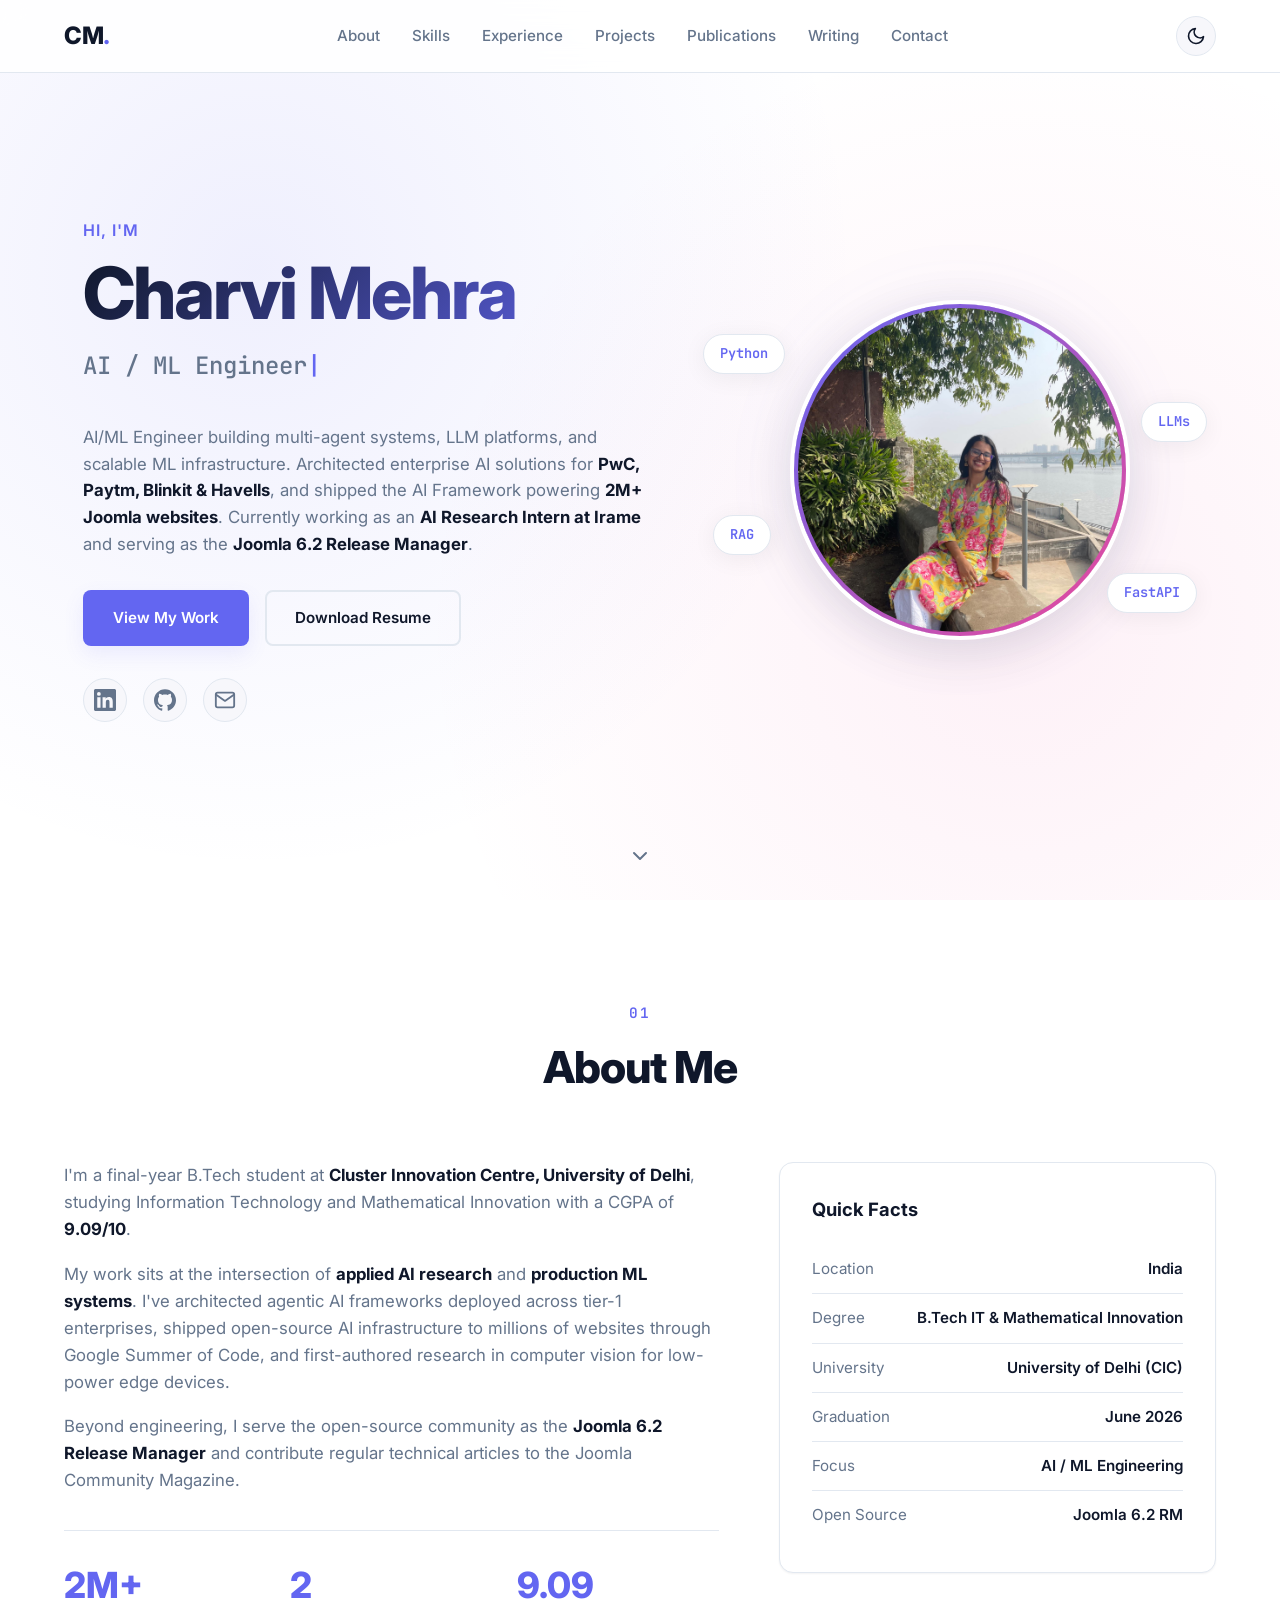
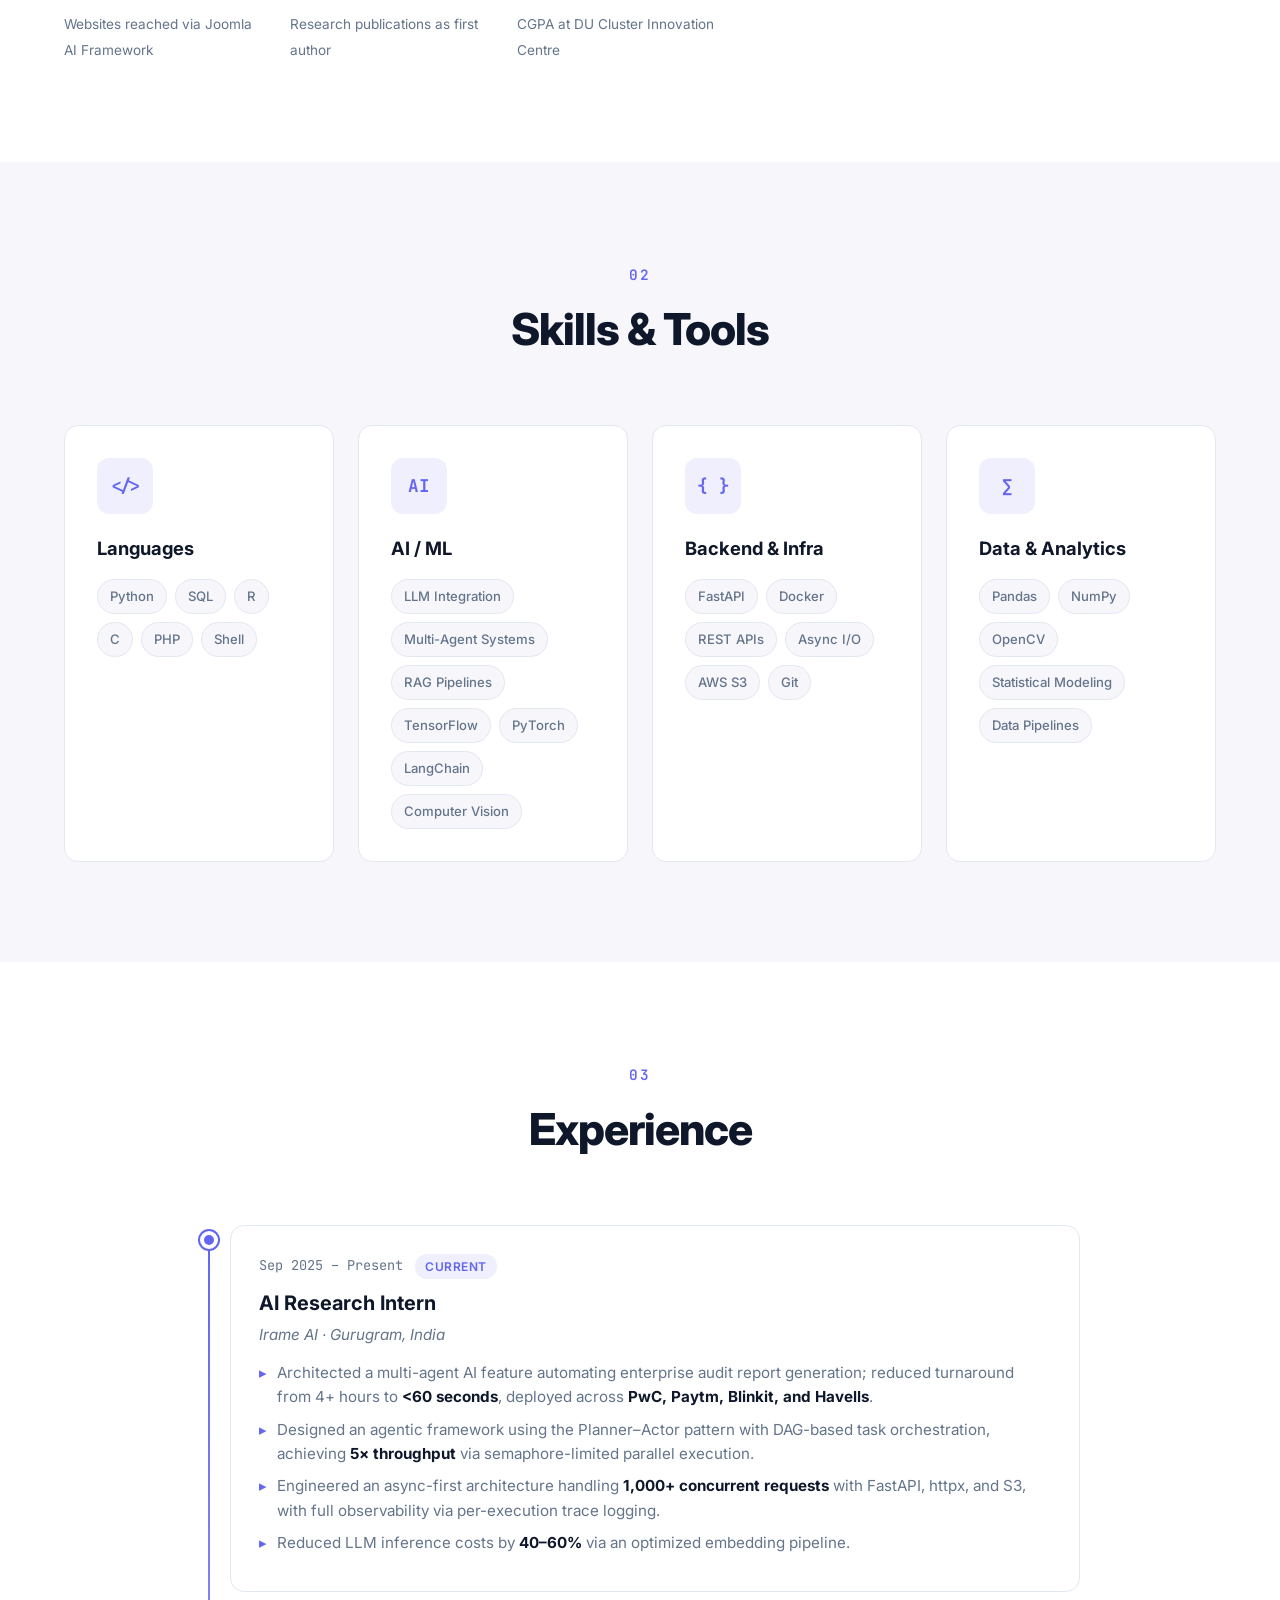
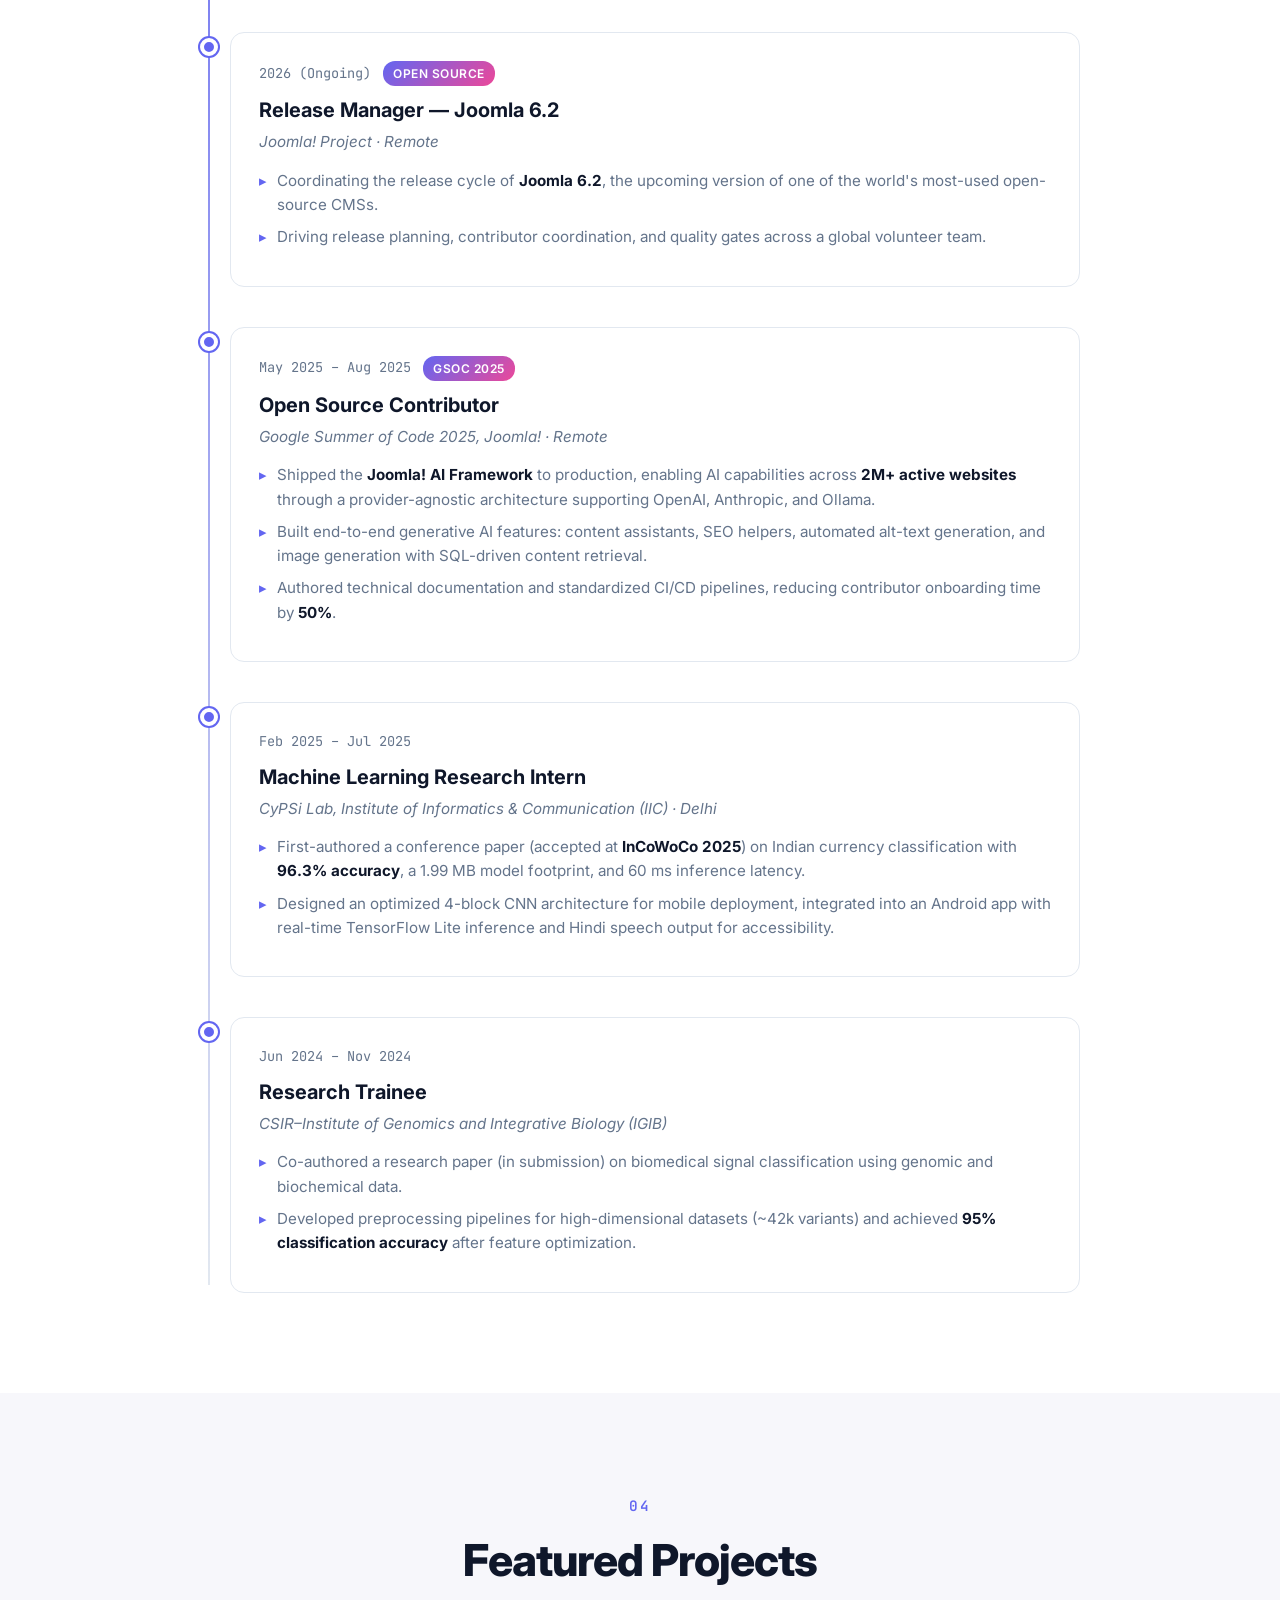
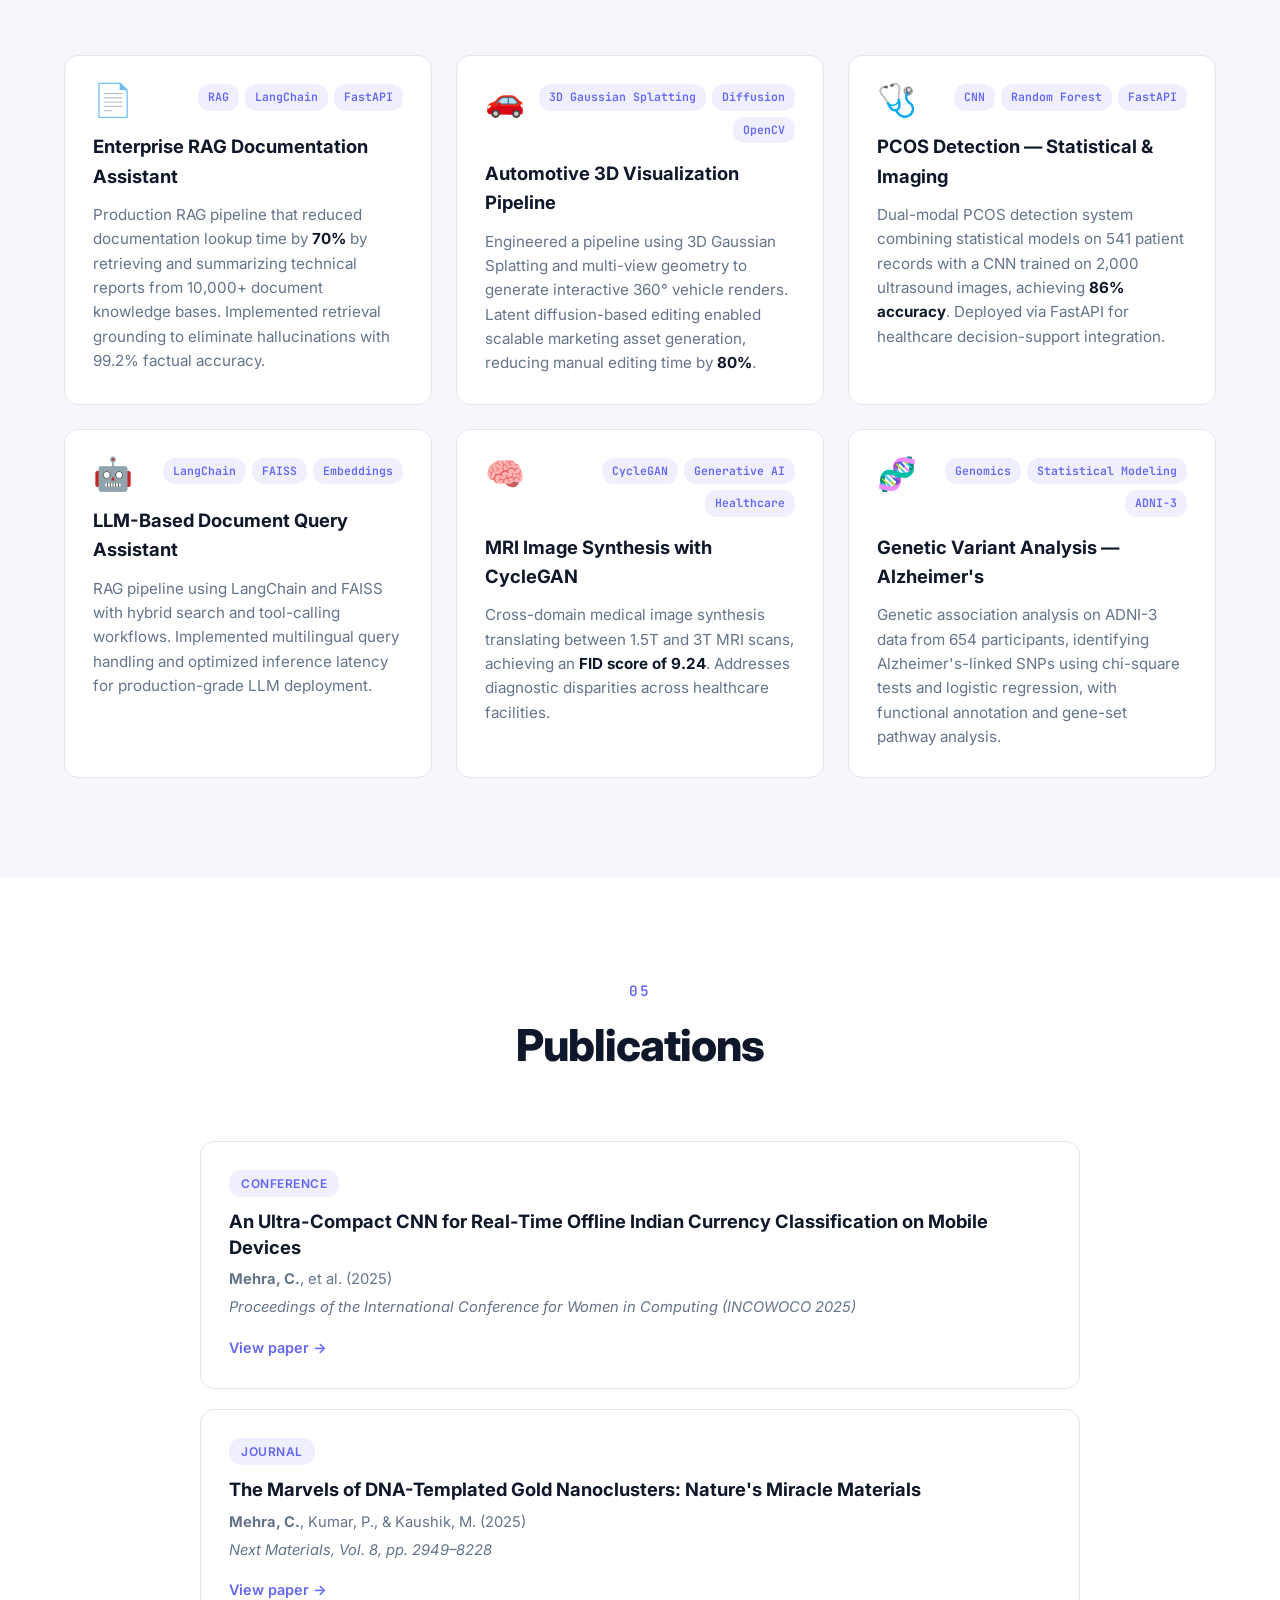
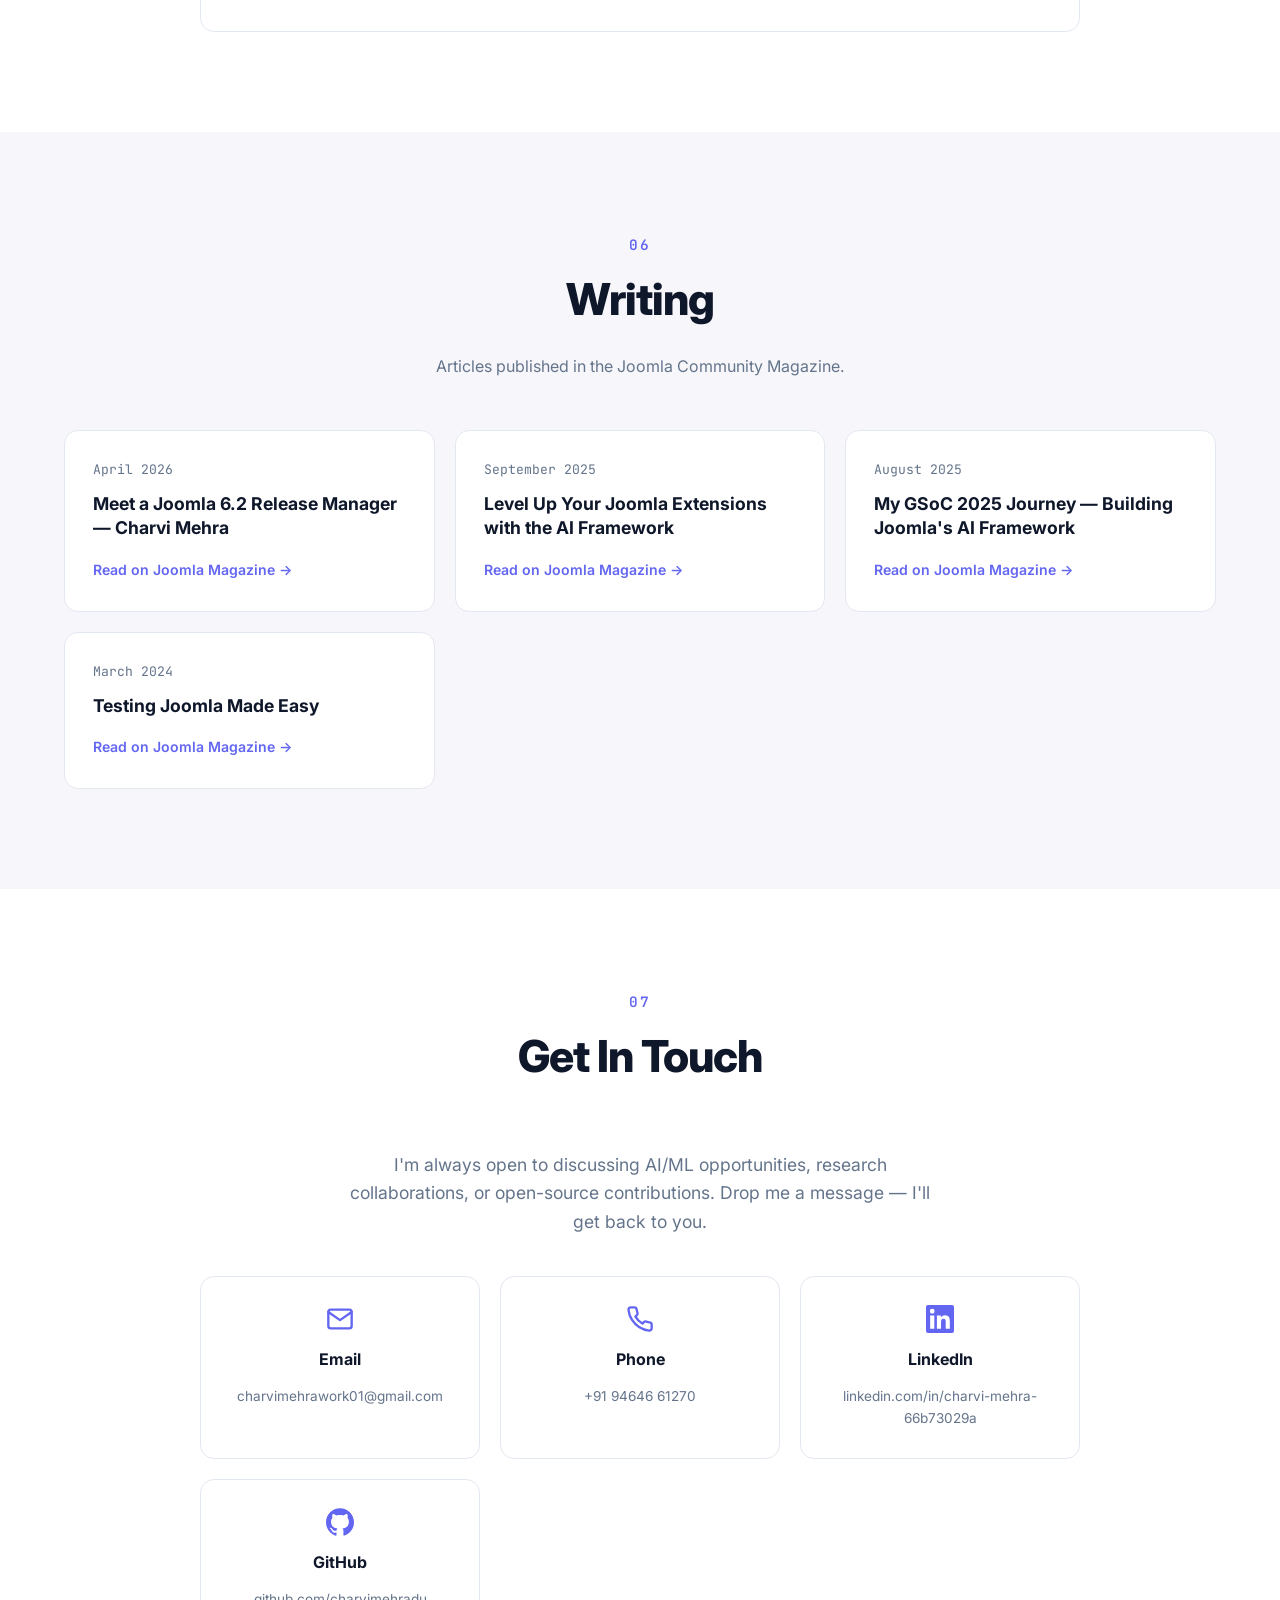
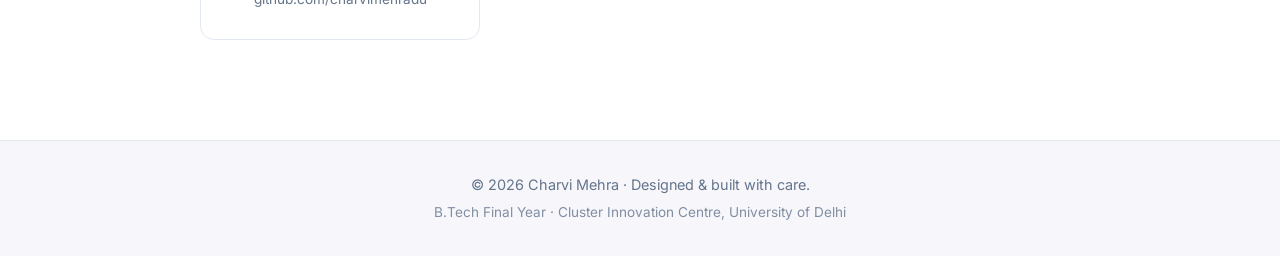
<file: index.html>
<!DOCTYPE html>
<html lang="en">
<head>
  <meta charset="UTF-8" />
  <meta name="viewport" content="width=device-width, initial-scale=1.0" />
  <title>Charvi Mehra — AI/ML Engineer</title>
  <meta name="description" content="Portfolio of Charvi Mehra — AI/ML Engineer, GSoC 2025 contributor, Joomla 6.2 Release Manager, and published researcher." />
  <link rel="preconnect" href="https://fonts.googleapis.com" />
  <link rel="preconnect" href="https://fonts.gstatic.com" crossorigin />
  <link href="https://fonts.googleapis.com/css2?family=Inter:wght@300;400;500;600;700;800&family=JetBrains+Mono:wght@400;500&display=swap" rel="stylesheet" />
  <link rel="stylesheet" href="styles.css" />
</head>
<body>
  <!-- Navigation -->
  <header class="navbar">
    <div class="nav-container">
      <a href="#home" class="logo">CM<span class="logo-dot">.</span></a>
      <nav class="nav-links" id="navLinks">
        <a href="#about">About</a>
        <a href="#skills">Skills</a>
        <a href="#experience">Experience</a>
        <a href="#projects">Projects</a>
        <a href="#publications">Publications</a>
        <a href="#writing">Writing</a>
        <a href="#contact">Contact</a>
      </nav>
      <div class="nav-actions">
        <button id="themeToggle" class="theme-toggle" aria-label="Toggle theme">
          <svg class="icon-sun" xmlns="http://www.w3.org/2000/svg" width="20" height="20" viewBox="0 0 24 24" fill="none" stroke="currentColor" stroke-width="2" stroke-linecap="round" stroke-linejoin="round"><circle cx="12" cy="12" r="5"/><line x1="12" y1="1" x2="12" y2="3"/><line x1="12" y1="21" x2="12" y2="23"/><line x1="4.22" y1="4.22" x2="5.64" y2="5.64"/><line x1="18.36" y1="18.36" x2="19.78" y2="19.78"/><line x1="1" y1="12" x2="3" y2="12"/><line x1="21" y1="12" x2="23" y2="12"/><line x1="4.22" y1="19.78" x2="5.64" y2="18.36"/><line x1="18.36" y1="5.64" x2="19.78" y2="4.22"/></svg>
          <svg class="icon-moon" xmlns="http://www.w3.org/2000/svg" width="20" height="20" viewBox="0 0 24 24" fill="none" stroke="currentColor" stroke-width="2" stroke-linecap="round" stroke-linejoin="round"><path d="M21 12.79A9 9 0 1 1 11.21 3 7 7 0 0 0 21 12.79z"/></svg>
        </button>
        <button id="menuToggle" class="menu-toggle" aria-label="Toggle menu">
          <span></span><span></span><span></span>
        </button>
      </div>
    </div>
  </header>

  <!-- Hero -->
  <section id="home" class="hero">
    <div class="hero-bg"></div>
    <div class="container hero-content">
      <div class="hero-text">
        <p class="eyebrow">Hi, I'm</p>
        <h1 class="hero-title">Charvi Mehra</h1>
        <p class="hero-tagline">
          <span class="typed-text" id="typedText"></span><span class="cursor">|</span>
        </p>
        <p class="hero-summary">
          AI/ML Engineer building multi-agent systems, LLM platforms, and scalable ML infrastructure.
          Architected enterprise AI solutions for <strong>PwC, Paytm, Blinkit & Havells</strong>, and shipped
          the AI Framework powering <strong>2M+ Joomla websites</strong>. Currently working as an
          <strong>AI Research Intern at Irame</strong> and serving as the
          <strong>Joomla 6.2 Release Manager</strong>.
        </p>
        <div class="hero-cta">
          <a href="#projects" class="btn btn-primary">View My Work</a>
          <a href="assets/CharviMehra_CV.pdf" class="btn btn-secondary" download>Download Resume</a>
        </div>
        <div class="hero-socials">
          <a href="https://www.linkedin.com/in/charvi-mehra-66b73029a/" target="_blank" rel="noopener" aria-label="LinkedIn">
            <svg xmlns="http://www.w3.org/2000/svg" width="22" height="22" viewBox="0 0 24 24" fill="currentColor"><path d="M20.447 20.452h-3.554v-5.569c0-1.328-.027-3.037-1.852-3.037-1.853 0-2.136 1.445-2.136 2.939v5.667H9.351V9h3.414v1.561h.046c.477-.9 1.637-1.85 3.37-1.85 3.601 0 4.267 2.37 4.267 5.455v6.286zM5.337 7.433a2.062 2.062 0 01-2.063-2.065 2.063 2.063 0 112.063 2.065zm1.782 13.019H3.555V9h3.564v11.452zM22.225 0H1.771C.792 0 0 .774 0 1.729v20.542C0 23.227.792 24 1.771 24h20.451C23.2 24 24 23.227 24 22.271V1.729C24 .774 23.2 0 22.222 0h.003z"/></svg>
          </a>
          <a href="https://github.com/charvimehradu" target="_blank" rel="noopener" aria-label="GitHub">
            <svg xmlns="http://www.w3.org/2000/svg" width="22" height="22" viewBox="0 0 24 24" fill="currentColor"><path d="M12 .297c-6.63 0-12 5.373-12 12 0 5.303 3.438 9.8 8.205 11.385.6.113.82-.258.82-.577 0-.285-.01-1.04-.015-2.04-3.338.724-4.042-1.61-4.042-1.61C4.422 18.07 3.633 17.7 3.633 17.7c-1.087-.744.084-.729.084-.729 1.205.084 1.838 1.236 1.838 1.236 1.07 1.835 2.809 1.305 3.495.998.108-.776.417-1.305.76-1.605-2.665-.3-5.466-1.332-5.466-5.93 0-1.31.465-2.38 1.235-3.22-.135-.303-.54-1.523.105-3.176 0 0 1.005-.322 3.3 1.23.96-.267 1.98-.399 3-.405 1.02.006 2.04.138 3 .405 2.28-1.552 3.285-1.23 3.285-1.23.645 1.653.24 2.873.12 3.176.765.84 1.23 1.91 1.23 3.22 0 4.61-2.805 5.625-5.475 5.92.42.36.81 1.096.81 2.22 0 1.606-.015 2.896-.015 3.286 0 .315.21.69.825.57C20.565 22.092 24 17.592 24 12.297c0-6.627-5.373-12-12-12"/></svg>
          </a>
          <a href="mailto:charvimehrawork01@gmail.com" aria-label="Email">
            <svg xmlns="http://www.w3.org/2000/svg" width="22" height="22" viewBox="0 0 24 24" fill="none" stroke="currentColor" stroke-width="2" stroke-linecap="round" stroke-linejoin="round"><path d="M4 4h16c1.1 0 2 .9 2 2v12c0 1.1-.9 2-2 2H4c-1.1 0-2-.9-2-2V6c0-1.1.9-2 2-2z"/><polyline points="22,6 12,13 2,6"/></svg>
          </a>
        </div>
      </div>
      <div class="hero-image">
        <div class="image-glow"></div>
        <div class="image-frame">
          <img src="assets/profile.jpg" alt="Charvi Mehra" />
        </div>
        <div class="floating-tag tag-1">Python</div>
        <div class="floating-tag tag-2">LLMs</div>
        <div class="floating-tag tag-3">RAG</div>
        <div class="floating-tag tag-4">FastAPI</div>
      </div>
    </div>
    <a href="#about" class="scroll-indicator" aria-label="Scroll down">
      <svg xmlns="http://www.w3.org/2000/svg" width="24" height="24" viewBox="0 0 24 24" fill="none" stroke="currentColor" stroke-width="2" stroke-linecap="round" stroke-linejoin="round"><polyline points="6 9 12 15 18 9"/></svg>
    </a>
  </section>

  <!-- About -->
  <section id="about" class="section">
    <div class="container">
      <div class="section-header">
        <span class="section-number">01</span>
        <h2>About Me</h2>
      </div>
      <div class="about-grid">
        <div class="about-text">
          <p>
            I'm a final-year B.Tech student at <strong>Cluster Innovation Centre, University of Delhi</strong>,
            studying Information Technology and Mathematical Innovation with a CGPA of <strong>9.09/10</strong>.
          </p>
          <p>
            My work sits at the intersection of <strong>applied AI research</strong> and <strong>production ML systems</strong>.
            I've architected agentic AI frameworks deployed across tier-1 enterprises, shipped open-source AI
            infrastructure to millions of websites through Google Summer of Code, and first-authored research
            in computer vision for low-power edge devices.
          </p>
          <p>
            Beyond engineering, I serve the open-source community as the <strong>Joomla 6.2 Release Manager</strong>
            and contribute regular technical articles to the Joomla Community Magazine.
          </p>
          <div class="about-stats">
            <div class="stat">
              <span class="stat-number">2M+</span>
              <span class="stat-label">Websites reached via Joomla AI Framework</span>
            </div>
            <div class="stat">
              <span class="stat-number">2</span>
              <span class="stat-label">Research publications as first author</span>
            </div>
            <div class="stat">
              <span class="stat-number">9.09</span>
              <span class="stat-label">CGPA at DU Cluster Innovation Centre</span>
            </div>
          </div>
        </div>
        <div class="about-info">
          <h3>Quick Facts</h3>
          <ul class="info-list">
            <li><span>Location</span><strong>India</strong></li>
            <li><span>Degree</span><strong>B.Tech IT &amp; Mathematical Innovation</strong></li>
            <li><span>University</span><strong>University of Delhi (CIC)</strong></li>
            <li><span>Graduation</span><strong>June 2026</strong></li>
            <li><span>Focus</span><strong>AI / ML Engineering</strong></li>
            <li><span>Open Source</span><strong>Joomla 6.2 RM</strong></li>
          </ul>
        </div>
      </div>
    </div>
  </section>

  <!-- Skills -->
  <section id="skills" class="section section-alt">
    <div class="container">
      <div class="section-header">
        <span class="section-number">02</span>
        <h2>Skills &amp; Tools</h2>
      </div>
      <div class="skills-grid">
        <div class="skill-card">
          <div class="skill-icon">&lt;/&gt;</div>
          <h3>Languages</h3>
          <div class="skill-tags">
            <span>Python</span><span>SQL</span><span>R</span><span>C</span><span>PHP</span><span>Shell</span>
          </div>
        </div>
        <div class="skill-card">
          <div class="skill-icon">AI</div>
          <h3>AI / ML</h3>
          <div class="skill-tags">
            <span>LLM Integration</span><span>Multi-Agent Systems</span><span>RAG Pipelines</span>
            <span>TensorFlow</span><span>PyTorch</span><span>LangChain</span><span>Computer Vision</span>
          </div>
        </div>
        <div class="skill-card">
          <div class="skill-icon">{ }</div>
          <h3>Backend &amp; Infra</h3>
          <div class="skill-tags">
            <span>FastAPI</span><span>Docker</span><span>REST APIs</span><span>Async I/O</span>
            <span>AWS S3</span><span>Git</span>
          </div>
        </div>
        <div class="skill-card">
          <div class="skill-icon">∑</div>
          <h3>Data &amp; Analytics</h3>
          <div class="skill-tags">
            <span>Pandas</span><span>NumPy</span><span>OpenCV</span><span>Statistical Modeling</span>
            <span>Data Pipelines</span>
          </div>
        </div>
      </div>
    </div>
  </section>

  <!-- Experience -->
  <section id="experience" class="section">
    <div class="container">
      <div class="section-header">
        <span class="section-number">03</span>
        <h2>Experience</h2>
      </div>
      <div class="timeline">
        <div class="timeline-item">
          <div class="timeline-marker"></div>
          <div class="timeline-content">
            <div class="timeline-meta">
              <span class="timeline-date">Sep 2025 – Present</span>
              <span class="timeline-tag">Current</span>
            </div>
            <h3>AI Research Intern</h3>
            <p class="timeline-org">Irame AI · Gurugram, India</p>
            <ul>
              <li>Architected a multi-agent AI feature automating enterprise audit report generation; reduced turnaround from 4+ hours to <strong>&lt;60 seconds</strong>, deployed across <strong>PwC, Paytm, Blinkit, and Havells</strong>.</li>
              <li>Designed an agentic framework using the Planner–Actor pattern with DAG-based task orchestration, achieving <strong>5× throughput</strong> via semaphore-limited parallel execution.</li>
              <li>Engineered an async-first architecture handling <strong>1,000+ concurrent requests</strong> with FastAPI, httpx, and S3, with full observability via per-execution trace logging.</li>
              <li>Reduced LLM inference costs by <strong>40–60%</strong> via an optimized embedding pipeline.</li>
            </ul>
          </div>
        </div>

        <div class="timeline-item">
          <div class="timeline-marker"></div>
          <div class="timeline-content">
            <div class="timeline-meta">
              <span class="timeline-date">2026 (Ongoing)</span>
              <span class="timeline-tag highlight">Open Source</span>
            </div>
            <h3>Release Manager — Joomla 6.2</h3>
            <p class="timeline-org">Joomla! Project · Remote</p>
            <ul>
              <li>Coordinating the release cycle of <strong>Joomla 6.2</strong>, the upcoming version of one of the world's most-used open-source CMSs.</li>
              <li>Driving release planning, contributor coordination, and quality gates across a global volunteer team.</li>
            </ul>
          </div>
        </div>

        <div class="timeline-item">
          <div class="timeline-marker"></div>
          <div class="timeline-content">
            <div class="timeline-meta">
              <span class="timeline-date">May 2025 – Aug 2025</span>
              <span class="timeline-tag highlight">GSoC 2025</span>
            </div>
            <h3>Open Source Contributor</h3>
            <p class="timeline-org">Google Summer of Code 2025, Joomla! · Remote</p>
            <ul>
              <li>Shipped the <strong>Joomla! AI Framework</strong> to production, enabling AI capabilities across <strong>2M+ active websites</strong> through a provider-agnostic architecture supporting OpenAI, Anthropic, and Ollama.</li>
              <li>Built end-to-end generative AI features: content assistants, SEO helpers, automated alt-text generation, and image generation with SQL-driven content retrieval.</li>
              <li>Authored technical documentation and standardized CI/CD pipelines, reducing contributor onboarding time by <strong>50%</strong>.</li>
            </ul>
          </div>
        </div>

        <div class="timeline-item">
          <div class="timeline-marker"></div>
          <div class="timeline-content">
            <div class="timeline-meta">
              <span class="timeline-date">Feb 2025 – Jul 2025</span>
            </div>
            <h3>Machine Learning Research Intern</h3>
            <p class="timeline-org">CyPSi Lab, Institute of Informatics &amp; Communication (IIC) · Delhi</p>
            <ul>
              <li>First-authored a conference paper (accepted at <strong>InCoWoCo 2025</strong>) on Indian currency classification with <strong>96.3% accuracy</strong>, a 1.99 MB model footprint, and 60 ms inference latency.</li>
              <li>Designed an optimized 4-block CNN architecture for mobile deployment, integrated into an Android app with real-time TensorFlow Lite inference and Hindi speech output for accessibility.</li>
            </ul>
          </div>
        </div>

        <div class="timeline-item">
          <div class="timeline-marker"></div>
          <div class="timeline-content">
            <div class="timeline-meta">
              <span class="timeline-date">Jun 2024 – Nov 2024</span>
            </div>
            <h3>Research Trainee</h3>
            <p class="timeline-org">CSIR–Institute of Genomics and Integrative Biology (IGIB)</p>
            <ul>
              <li>Co-authored a research paper (in submission) on biomedical signal classification using genomic and biochemical data.</li>
              <li>Developed preprocessing pipelines for high-dimensional datasets (~42k variants) and achieved <strong>95% classification accuracy</strong> after feature optimization.</li>
            </ul>
          </div>
        </div>
      </div>
    </div>
  </section>

  <!-- Projects -->
  <section id="projects" class="section section-alt">
    <div class="container">
      <div class="section-header">
        <span class="section-number">04</span>
        <h2>Featured Projects</h2>
      </div>
      <div class="projects-grid">
        <article class="project-card">
          <div class="project-header">
            <div class="project-icon">📄</div>
            <div class="project-tags">
              <span>RAG</span><span>LangChain</span><span>FastAPI</span>
            </div>
          </div>
          <h3>Enterprise RAG Documentation Assistant</h3>
          <p>Production RAG pipeline that reduced documentation lookup time by <strong>70%</strong> by retrieving and summarizing technical reports from 10,000+ document knowledge bases. Implemented retrieval grounding to eliminate hallucinations with 99.2% factual accuracy.</p>
        </article>

        <article class="project-card">
          <div class="project-header">
            <div class="project-icon">🚗</div>
            <div class="project-tags">
              <span>3D Gaussian Splatting</span><span>Diffusion</span><span>OpenCV</span>
            </div>
          </div>
          <h3>Automotive 3D Visualization Pipeline</h3>
          <p>Engineered a pipeline using 3D Gaussian Splatting and multi-view geometry to generate interactive 360° vehicle renders. Latent diffusion-based editing enabled scalable marketing asset generation, reducing manual editing time by <strong>80%</strong>.</p>
        </article>

        <article class="project-card">
          <div class="project-header">
            <div class="project-icon">🩺</div>
            <div class="project-tags">
              <span>CNN</span><span>Random Forest</span><span>FastAPI</span>
            </div>
          </div>
          <h3>PCOS Detection — Statistical &amp; Imaging</h3>
          <p>Dual-modal PCOS detection system combining statistical models on 541 patient records with a CNN trained on 2,000 ultrasound images, achieving <strong>86% accuracy</strong>. Deployed via FastAPI for healthcare decision-support integration.</p>
        </article>

        <article class="project-card">
          <div class="project-header">
            <div class="project-icon">🤖</div>
            <div class="project-tags">
              <span>LangChain</span><span>FAISS</span><span>Embeddings</span>
            </div>
          </div>
          <h3>LLM-Based Document Query Assistant</h3>
          <p>RAG pipeline using LangChain and FAISS with hybrid search and tool-calling workflows. Implemented multilingual query handling and optimized inference latency for production-grade LLM deployment.</p>
        </article>

        <article class="project-card">
          <div class="project-header">
            <div class="project-icon">🧠</div>
            <div class="project-tags">
              <span>CycleGAN</span><span>Generative AI</span><span>Healthcare</span>
            </div>
          </div>
          <h3>MRI Image Synthesis with CycleGAN</h3>
          <p>Cross-domain medical image synthesis translating between 1.5T and 3T MRI scans, achieving an <strong>FID score of 9.24</strong>. Addresses diagnostic disparities across healthcare facilities.</p>
        </article>

        <article class="project-card">
          <div class="project-header">
            <div class="project-icon">🧬</div>
            <div class="project-tags">
              <span>Genomics</span><span>Statistical Modeling</span><span>ADNI-3</span>
            </div>
          </div>
          <h3>Genetic Variant Analysis — Alzheimer's</h3>
          <p>Genetic association analysis on ADNI-3 data from 654 participants, identifying Alzheimer's-linked SNPs using chi-square tests and logistic regression, with functional annotation and gene-set pathway analysis.</p>
        </article>
      </div>
    </div>
  </section>

  <!-- Publications -->
  <section id="publications" class="section">
    <div class="container">
      <div class="section-header">
        <span class="section-number">05</span>
        <h2>Publications</h2>
      </div>
      <div class="publications-list">
        <article class="publication">
          <span class="pub-tag">Conference</span>
          <h3>An Ultra-Compact CNN for Real-Time Offline Indian Currency Classification on Mobile Devices</h3>
          <p class="pub-authors"><strong>Mehra, C.</strong>, et al. (2025)</p>
          <p class="pub-venue">Proceedings of the International Conference for Women in Computing (INCOWOCO 2025)</p>
          <a href="https://doi.org/10.1109/InCoWoCo68239.2025.11407001" target="_blank" rel="noopener" class="pub-link">View paper →</a>
        </article>
        <article class="publication">
          <span class="pub-tag">Journal</span>
          <h3>The Marvels of DNA-Templated Gold Nanoclusters: Nature's Miracle Materials</h3>
          <p class="pub-authors"><strong>Mehra, C.</strong>, Kumar, P., &amp; Kaushik, M. (2025)</p>
          <p class="pub-venue">Next Materials, Vol. 8, pp. 2949–8228</p>
          <a href="https://doi.org/10.1016/j.nxmate.2025.100665" target="_blank" rel="noopener" class="pub-link">View paper →</a>
        </article>
      </div>
    </div>
  </section>

  <!-- Writing -->
  <section id="writing" class="section section-alt">
    <div class="container">
      <div class="section-header">
        <span class="section-number">06</span>
        <h2>Writing</h2>
      </div>
      <p class="section-subtitle">Articles published in the Joomla Community Magazine.</p>
      <div class="articles-grid">
        <a href="https://magazine.joomla.org/all-issues/april-2026/meet-a-joomla-6-2-release-manager-charvi-mehra" target="_blank" rel="noopener" class="article-card">
          <span class="article-date">April 2026</span>
          <h3>Meet a Joomla 6.2 Release Manager — Charvi Mehra</h3>
          <span class="article-link">Read on Joomla Magazine →</span>
        </a>
        <a href="https://magazine.joomla.org/all-issues/september-2025/level-up-your-joomla-extensions-with-the-ai-framework" target="_blank" rel="noopener" class="article-card">
          <span class="article-date">September 2025</span>
          <h3>Level Up Your Joomla Extensions with the AI Framework</h3>
          <span class="article-link">Read on Joomla Magazine →</span>
        </a>
        <a href="https://magazine.joomla.org/all-issues/august-2025/my-gsoc-2025-journey-building-joomla-s-ai-framework" target="_blank" rel="noopener" class="article-card">
          <span class="article-date">August 2025</span>
          <h3>My GSoC 2025 Journey — Building Joomla's AI Framework</h3>
          <span class="article-link">Read on Joomla Magazine →</span>
        </a>
        <a href="https://magazine.joomla.org/all-issues/march-2024/testing-joomla-made-easy" target="_blank" rel="noopener" class="article-card">
          <span class="article-date">March 2024</span>
          <h3>Testing Joomla Made Easy</h3>
          <span class="article-link">Read on Joomla Magazine →</span>
        </a>
      </div>
    </div>
  </section>

  <!-- Contact -->
  <section id="contact" class="section">
    <div class="container">
      <div class="section-header">
        <span class="section-number">07</span>
        <h2>Get In Touch</h2>
      </div>
      <div class="contact-wrapper">
        <p class="contact-intro">
          I'm always open to discussing AI/ML opportunities, research collaborations, or open-source contributions.
          Drop me a message — I'll get back to you.
        </p>
        <div class="contact-grid">
          <a href="mailto:charvimehrawork01@gmail.com" class="contact-card">
            <svg xmlns="http://www.w3.org/2000/svg" width="28" height="28" viewBox="0 0 24 24" fill="none" stroke="currentColor" stroke-width="2" stroke-linecap="round" stroke-linejoin="round"><path d="M4 4h16c1.1 0 2 .9 2 2v12c0 1.1-.9 2-2 2H4c-1.1 0-2-.9-2-2V6c0-1.1.9-2 2-2z"/><polyline points="22,6 12,13 2,6"/></svg>
            <h3>Email</h3>
            <span>charvimehrawork01@gmail.com</span>
          </a>
          <a href="tel:+919464661270" class="contact-card">
            <svg xmlns="http://www.w3.org/2000/svg" width="28" height="28" viewBox="0 0 24 24" fill="none" stroke="currentColor" stroke-width="2" stroke-linecap="round" stroke-linejoin="round"><path d="M22 16.92v3a2 2 0 0 1-2.18 2 19.79 19.79 0 0 1-8.63-3.07 19.5 19.5 0 0 1-6-6 19.79 19.79 0 0 1-3.07-8.67A2 2 0 0 1 4.11 2h3a2 2 0 0 1 2 1.72 12.84 12.84 0 0 0 .7 2.81 2 2 0 0 1-.45 2.11L8.09 9.91a16 16 0 0 0 6 6l1.27-1.27a2 2 0 0 1 2.11-.45 12.84 12.84 0 0 0 2.81.7A2 2 0 0 1 22 16.92z"/></svg>
            <h3>Phone</h3>
            <span>+91 94646 61270</span>
          </a>
          <a href="https://www.linkedin.com/in/charvi-mehra-66b73029a/" target="_blank" rel="noopener" class="contact-card">
            <svg xmlns="http://www.w3.org/2000/svg" width="28" height="28" viewBox="0 0 24 24" fill="currentColor"><path d="M20.447 20.452h-3.554v-5.569c0-1.328-.027-3.037-1.852-3.037-1.853 0-2.136 1.445-2.136 2.939v5.667H9.351V9h3.414v1.561h.046c.477-.9 1.637-1.85 3.37-1.85 3.601 0 4.267 2.37 4.267 5.455v6.286zM5.337 7.433a2.062 2.062 0 01-2.063-2.065 2.063 2.063 0 112.063 2.065zm1.782 13.019H3.555V9h3.564v11.452zM22.225 0H1.771C.792 0 0 .774 0 1.729v20.542C0 23.227.792 24 1.771 24h20.451C23.2 24 24 23.227 24 22.271V1.729C24 .774 23.2 0 22.222 0h.003z"/></svg>
            <h3>LinkedIn</h3>
            <span>linkedin.com/in/charvi-mehra-66b73029a</span>
          </a>
          <a href="https://github.com/charvimehradu" target="_blank" rel="noopener" class="contact-card">
            <svg xmlns="http://www.w3.org/2000/svg" width="28" height="28" viewBox="0 0 24 24" fill="currentColor"><path d="M12 .297c-6.63 0-12 5.373-12 12 0 5.303 3.438 9.8 8.205 11.385.6.113.82-.258.82-.577 0-.285-.01-1.04-.015-2.04-3.338.724-4.042-1.61-4.042-1.61C4.422 18.07 3.633 17.7 3.633 17.7c-1.087-.744.084-.729.084-.729 1.205.084 1.838 1.236 1.838 1.236 1.07 1.835 2.809 1.305 3.495.998.108-.776.417-1.305.76-1.605-2.665-.3-5.466-1.332-5.466-5.93 0-1.31.465-2.38 1.235-3.22-.135-.303-.54-1.523.105-3.176 0 0 1.005-.322 3.3 1.23.96-.267 1.98-.399 3-.405 1.02.006 2.04.138 3 .405 2.28-1.552 3.285-1.23 3.285-1.23.645 1.653.24 2.873.12 3.176.765.84 1.23 1.91 1.23 3.22 0 4.61-2.805 5.625-5.475 5.92.42.36.81 1.096.81 2.22 0 1.606-.015 2.896-.015 3.286 0 .315.21.69.825.57C20.565 22.092 24 17.592 24 12.297c0-6.627-5.373-12-12-12"/></svg>
            <h3>GitHub</h3>
            <span>github.com/charvimehradu</span>
          </a>
        </div>
      </div>
    </div>
  </section>

  <!-- Footer -->
  <footer class="footer">
    <div class="container footer-content">
      <p>&copy; 2026 Charvi Mehra · Designed &amp; built with care.</p>
      <p class="footer-meta">B.Tech Final Year · Cluster Innovation Centre, University of Delhi</p>
    </div>
  </footer>

  <script src="script.js"></script>
</body>
</html>
</file>
<file: styles.css>
/* ===== CSS Variables ===== */
:root {
  --bg: #ffffff;
  --bg-alt: #f7f7fb;
  --bg-card: #ffffff;
  --text: #0f172a;
  --text-muted: #64748b;
  --border: #e2e8f0;
  --primary: #6366f1;
  --primary-hover: #4f46e5;
  --primary-soft: rgba(99, 102, 241, 0.1);
  --accent: #ec4899;
  --shadow-sm: 0 1px 2px rgba(15, 23, 42, 0.05);
  --shadow: 0 4px 24px rgba(15, 23, 42, 0.06);
  --shadow-lg: 0 12px 48px rgba(15, 23, 42, 0.12);
  --radius: 14px;
  --radius-sm: 8px;
  --max-width: 1200px;
  --transition: all 0.25s ease;
}

[data-theme="dark"] {
  --bg: #0a0a14;
  --bg-alt: #11111d;
  --bg-card: #16162a;
  --text: #e8e8f0;
  --text-muted: #9494a8;
  --border: #25253a;
  --primary: #818cf8;
  --primary-hover: #a5b4fc;
  --primary-soft: rgba(129, 140, 248, 0.15);
  --accent: #f472b6;
  --shadow: 0 4px 24px rgba(0, 0, 0, 0.4);
  --shadow-lg: 0 12px 48px rgba(0, 0, 0, 0.5);
}

/* ===== Reset & Base ===== */
* { margin: 0; padding: 0; box-sizing: border-box; }
html { scroll-behavior: smooth; }
body {
  font-family: 'Inter', -apple-system, BlinkMacSystemFont, sans-serif;
  background: var(--bg);
  color: var(--text);
  line-height: 1.6;
  -webkit-font-smoothing: antialiased;
  transition: background 0.3s, color 0.3s;
}
img { max-width: 100%; display: block; }
a { color: inherit; text-decoration: none; }
ul { list-style: none; }
.container { max-width: var(--max-width); margin: 0 auto; padding: 0 24px; }

/* ===== Navigation ===== */
.navbar {
  position: fixed;
  top: 0; left: 0; right: 0;
  z-index: 100;
  background: rgba(255, 255, 255, 0.85);
  backdrop-filter: blur(12px);
  -webkit-backdrop-filter: blur(12px);
  border-bottom: 1px solid var(--border);
  transition: var(--transition);
}
[data-theme="dark"] .navbar { background: rgba(10, 10, 20, 0.85); }
.nav-container {
  max-width: var(--max-width);
  margin: 0 auto;
  padding: 16px 24px;
  display: flex;
  align-items: center;
  justify-content: space-between;
}
.logo {
  font-weight: 800;
  font-size: 1.5rem;
  letter-spacing: -0.5px;
}
.logo-dot { color: var(--primary); }
.nav-links {
  display: flex;
  gap: 32px;
}
.nav-links a {
  font-size: 0.95rem;
  font-weight: 500;
  color: var(--text-muted);
  transition: var(--transition);
  position: relative;
}
.nav-links a:hover { color: var(--primary); }
.nav-links a::after {
  content: '';
  position: absolute;
  bottom: -6px;
  left: 0;
  width: 0;
  height: 2px;
  background: var(--primary);
  transition: width 0.3s ease;
}
.nav-links a:hover::after { width: 100%; }
.nav-actions { display: flex; align-items: center; gap: 12px; }
.theme-toggle {
  background: var(--bg-alt);
  border: 1px solid var(--border);
  border-radius: 50%;
  width: 40px;
  height: 40px;
  cursor: pointer;
  display: flex;
  align-items: center;
  justify-content: center;
  color: var(--text);
  transition: var(--transition);
}
.theme-toggle:hover {
  background: var(--primary-soft);
  color: var(--primary);
}
.icon-sun, .icon-moon { position: absolute; }
[data-theme="light"] .icon-sun, html:not([data-theme="dark"]) .icon-sun { display: none; }
[data-theme="dark"] .icon-moon { display: none; }
.menu-toggle {
  display: none;
  background: none;
  border: none;
  cursor: pointer;
  flex-direction: column;
  gap: 5px;
  padding: 8px;
}
.menu-toggle span {
  display: block;
  width: 22px;
  height: 2px;
  background: var(--text);
  transition: var(--transition);
}

/* ===== Hero ===== */
.hero {
  min-height: 100vh;
  display: flex;
  align-items: center;
  position: relative;
  overflow: hidden;
  padding: 100px 0 60px;
}
.hero-bg {
  position: absolute;
  inset: 0;
  background:
    radial-gradient(circle at 20% 30%, var(--primary-soft) 0%, transparent 50%),
    radial-gradient(circle at 80% 70%, rgba(236, 72, 153, 0.08) 0%, transparent 50%);
  z-index: 0;
}
.hero-content {
  display: grid;
  grid-template-columns: 1.1fr 0.9fr;
  gap: 60px;
  align-items: center;
  position: relative;
  z-index: 1;
}
.eyebrow {
  color: var(--primary);
  font-weight: 600;
  font-size: 1rem;
  letter-spacing: 1px;
  text-transform: uppercase;
  margin-bottom: 12px;
}
.hero-title {
  font-size: clamp(2.5rem, 6vw, 4.5rem);
  font-weight: 800;
  line-height: 1.05;
  letter-spacing: -2px;
  margin-bottom: 16px;
  background: linear-gradient(135deg, var(--text) 0%, var(--primary) 100%);
  -webkit-background-clip: text;
  background-clip: text;
  -webkit-text-fill-color: transparent;
}
.hero-tagline {
  font-size: clamp(1.1rem, 2.5vw, 1.5rem);
  font-weight: 500;
  color: var(--text-muted);
  margin-bottom: 24px;
  min-height: 2.2em;
  font-family: 'JetBrains Mono', monospace;
}
.cursor {
  color: var(--primary);
  animation: blink 1s infinite;
}
@keyframes blink { 50% { opacity: 0; } }
.hero-summary {
  font-size: 1.05rem;
  color: var(--text-muted);
  max-width: 580px;
  margin-bottom: 32px;
}
.hero-summary strong { color: var(--text); }
.hero-cta {
  display: flex;
  gap: 16px;
  flex-wrap: wrap;
  margin-bottom: 32px;
}
.btn {
  display: inline-flex;
  align-items: center;
  gap: 8px;
  padding: 14px 28px;
  border-radius: var(--radius-sm);
  font-weight: 600;
  font-size: 0.95rem;
  cursor: pointer;
  transition: var(--transition);
  border: 2px solid transparent;
}
.btn-primary {
  background: var(--primary);
  color: white;
  box-shadow: 0 8px 20px var(--primary-soft);
}
.btn-primary:hover {
  background: var(--primary-hover);
  transform: translateY(-2px);
  box-shadow: 0 12px 28px var(--primary-soft);
}
.btn-secondary {
  background: transparent;
  color: var(--text);
  border-color: var(--border);
}
.btn-secondary:hover {
  border-color: var(--primary);
  color: var(--primary);
  transform: translateY(-2px);
}
.hero-socials {
  display: flex;
  gap: 16px;
}
.hero-socials a {
  width: 44px;
  height: 44px;
  border-radius: 50%;
  background: var(--bg-alt);
  border: 1px solid var(--border);
  display: flex;
  align-items: center;
  justify-content: center;
  color: var(--text-muted);
  transition: var(--transition);
}
.hero-socials a:hover {
  color: var(--primary);
  border-color: var(--primary);
  transform: translateY(-2px);
}

/* Hero Image */
.hero-image {
  position: relative;
  display: flex;
  align-items: center;
  justify-content: center;
}
.image-glow {
  position: absolute;
  width: 380px;
  height: 380px;
  border-radius: 50%;
  background: radial-gradient(circle, var(--primary) 0%, transparent 70%);
  opacity: 0.25;
  filter: blur(40px);
  animation: pulse 4s ease-in-out infinite;
}
@keyframes pulse {
  0%, 100% { transform: scale(1); opacity: 0.25; }
  50% { transform: scale(1.1); opacity: 0.4; }
}
.image-frame {
  position: relative;
  width: 340px;
  height: 340px;
  border-radius: 50%;
  overflow: hidden;
  border: 4px solid var(--bg);
  box-shadow: var(--shadow-lg);
  background: linear-gradient(135deg, var(--primary), var(--accent));
  padding: 4px;
}
.image-frame::before {
  content: '';
  position: absolute;
  inset: -4px;
  border-radius: 50%;
  padding: 4px;
  background: linear-gradient(135deg, var(--primary), var(--accent));
  -webkit-mask: linear-gradient(#000 0 0) content-box, linear-gradient(#000 0 0);
  -webkit-mask-composite: xor;
  mask-composite: exclude;
}
.image-frame img {
  width: 100%;
  height: 100%;
  object-fit: cover;
  border-radius: 50%;
}
.floating-tag {
  position: absolute;
  background: var(--bg-card);
  border: 1px solid var(--border);
  padding: 8px 16px;
  border-radius: 30px;
  font-size: 0.85rem;
  font-weight: 600;
  font-family: 'JetBrains Mono', monospace;
  color: var(--primary);
  box-shadow: var(--shadow);
  animation: float 3s ease-in-out infinite;
}
.tag-1 { top: 10%; left: -20px; animation-delay: 0s; }
.tag-2 { top: 30%; right: -10px; animation-delay: 0.7s; }
.tag-3 { bottom: 25%; left: -10px; animation-delay: 1.4s; }
.tag-4 { bottom: 8%; right: 0; animation-delay: 2.1s; }
@keyframes float {
  0%, 100% { transform: translateY(0); }
  50% { transform: translateY(-12px); }
}
.scroll-indicator {
  position: absolute;
  bottom: 24px;
  left: 50%;
  transform: translateX(-50%);
  color: var(--text-muted);
  animation: bounce 2s infinite;
}
@keyframes bounce {
  0%, 100% { transform: translateX(-50%) translateY(0); }
  50% { transform: translateX(-50%) translateY(8px); }
}

/* ===== Sections ===== */
.section {
  padding: 100px 0;
}
.section-alt {
  background: var(--bg-alt);
}
.section-header {
  text-align: center;
  margin-bottom: 60px;
}
.section-number {
  display: inline-block;
  font-family: 'JetBrains Mono', monospace;
  color: var(--primary);
  font-weight: 600;
  font-size: 0.9rem;
  letter-spacing: 2px;
  margin-bottom: 8px;
}
.section h2 {
  font-size: clamp(2rem, 4vw, 2.75rem);
  font-weight: 800;
  letter-spacing: -1px;
}
.section-subtitle {
  text-align: center;
  color: var(--text-muted);
  margin-top: -40px;
  margin-bottom: 50px;
}

/* ===== About ===== */
.about-grid {
  display: grid;
  grid-template-columns: 1.5fr 1fr;
  gap: 60px;
  align-items: start;
}
.about-text p {
  margin-bottom: 18px;
  color: var(--text-muted);
  font-size: 1.05rem;
}
.about-text strong { color: var(--text); }
.about-stats {
  display: grid;
  grid-template-columns: repeat(3, 1fr);
  gap: 24px;
  margin-top: 36px;
  padding-top: 36px;
  border-top: 1px solid var(--border);
}
.stat-number {
  display: block;
  font-size: 2.25rem;
  font-weight: 800;
  color: var(--primary);
  line-height: 1;
  margin-bottom: 8px;
}
.stat-label {
  font-size: 0.85rem;
  color: var(--text-muted);
  line-height: 1.4;
}
.about-info {
  background: var(--bg-card);
  border: 1px solid var(--border);
  border-radius: var(--radius);
  padding: 32px;
  box-shadow: var(--shadow-sm);
}
.about-info h3 {
  margin-bottom: 20px;
  font-size: 1.15rem;
}
.info-list li {
  display: flex;
  justify-content: space-between;
  padding: 12px 0;
  border-bottom: 1px solid var(--border);
  font-size: 0.95rem;
}
.info-list li:last-child { border-bottom: none; }
.info-list span { color: var(--text-muted); }
.info-list strong { font-weight: 600; }

/* ===== Skills ===== */
.skills-grid {
  display: grid;
  grid-template-columns: repeat(auto-fit, minmax(260px, 1fr));
  gap: 24px;
}
.skill-card {
  background: var(--bg-card);
  border: 1px solid var(--border);
  border-radius: var(--radius);
  padding: 32px;
  transition: var(--transition);
}
.skill-card:hover {
  transform: translateY(-4px);
  border-color: var(--primary);
  box-shadow: var(--shadow);
}
.skill-icon {
  width: 56px;
  height: 56px;
  border-radius: 12px;
  background: var(--primary-soft);
  color: var(--primary);
  display: flex;
  align-items: center;
  justify-content: center;
  font-family: 'JetBrains Mono', monospace;
  font-weight: 700;
  font-size: 1.1rem;
  margin-bottom: 20px;
}
.skill-card h3 {
  margin-bottom: 16px;
  font-size: 1.15rem;
}
.skill-tags {
  display: flex;
  flex-wrap: wrap;
  gap: 8px;
}
.skill-tags span {
  background: var(--bg-alt);
  border: 1px solid var(--border);
  padding: 6px 12px;
  border-radius: 20px;
  font-size: 0.82rem;
  color: var(--text-muted);
  font-weight: 500;
}

/* ===== Timeline ===== */
.timeline {
  position: relative;
  max-width: 880px;
  margin: 0 auto;
  padding-left: 30px;
}
.timeline::before {
  content: '';
  position: absolute;
  left: 8px;
  top: 8px;
  bottom: 8px;
  width: 2px;
  background: linear-gradient(180deg, var(--primary), var(--border));
}
.timeline-item {
  position: relative;
  padding-bottom: 40px;
}
.timeline-item:last-child { padding-bottom: 0; }
.timeline-marker {
  position: absolute;
  left: -30px;
  top: 6px;
  width: 18px;
  height: 18px;
  border-radius: 50%;
  background: var(--primary);
  border: 4px solid var(--bg);
  box-shadow: 0 0 0 2px var(--primary);
}
.section-alt .timeline-marker { border-color: var(--bg-alt); }
.timeline-content {
  background: var(--bg-card);
  border: 1px solid var(--border);
  border-radius: var(--radius);
  padding: 28px;
  transition: var(--transition);
}
.timeline-content:hover {
  border-color: var(--primary);
  transform: translateX(4px);
}
.timeline-meta {
  display: flex;
  align-items: center;
  gap: 12px;
  margin-bottom: 8px;
  flex-wrap: wrap;
}
.timeline-date {
  font-family: 'JetBrains Mono', monospace;
  font-size: 0.85rem;
  color: var(--text-muted);
}
.timeline-tag {
  background: var(--primary-soft);
  color: var(--primary);
  padding: 3px 10px;
  border-radius: 12px;
  font-size: 0.75rem;
  font-weight: 600;
  text-transform: uppercase;
  letter-spacing: 0.5px;
}
.timeline-tag.highlight {
  background: linear-gradient(135deg, var(--primary), var(--accent));
  color: white;
}
.timeline-content h3 {
  font-size: 1.25rem;
  margin-bottom: 4px;
}
.timeline-org {
  color: var(--text-muted);
  font-size: 0.95rem;
  margin-bottom: 14px;
  font-style: italic;
}
.timeline-content ul li {
  position: relative;
  padding-left: 18px;
  margin-bottom: 8px;
  color: var(--text-muted);
  font-size: 0.95rem;
}
.timeline-content ul li::before {
  content: '▸';
  position: absolute;
  left: 0;
  color: var(--primary);
}
.timeline-content ul li strong { color: var(--text); }

/* ===== Projects ===== */
.projects-grid {
  display: grid;
  grid-template-columns: repeat(auto-fit, minmax(320px, 1fr));
  gap: 24px;
}
.project-card {
  background: var(--bg-card);
  border: 1px solid var(--border);
  border-radius: var(--radius);
  padding: 28px;
  transition: var(--transition);
  position: relative;
  overflow: hidden;
}
.project-card::before {
  content: '';
  position: absolute;
  top: 0; left: 0; right: 0;
  height: 4px;
  background: linear-gradient(90deg, var(--primary), var(--accent));
  transform: scaleX(0);
  transform-origin: left;
  transition: transform 0.3s ease;
}
.project-card:hover::before { transform: scaleX(1); }
.project-card:hover {
  transform: translateY(-6px);
  box-shadow: var(--shadow-lg);
  border-color: var(--primary);
}
.project-header {
  display: flex;
  justify-content: space-between;
  align-items: flex-start;
  margin-bottom: 16px;
  gap: 12px;
}
.project-icon {
  font-size: 2rem;
  line-height: 1;
}
.project-tags {
  display: flex;
  flex-wrap: wrap;
  gap: 6px;
  justify-content: flex-end;
}
.project-tags span {
  background: var(--primary-soft);
  color: var(--primary);
  padding: 4px 10px;
  border-radius: 12px;
  font-size: 0.72rem;
  font-weight: 600;
  font-family: 'JetBrains Mono', monospace;
}
.project-card h3 {
  font-size: 1.15rem;
  margin-bottom: 12px;
}
.project-card p {
  color: var(--text-muted);
  font-size: 0.95rem;
}
.project-card p strong { color: var(--text); }

/* ===== Publications ===== */
.publications-list {
  display: grid;
  gap: 20px;
  max-width: 880px;
  margin: 0 auto;
}
.publication {
  background: var(--bg-card);
  border: 1px solid var(--border);
  border-radius: var(--radius);
  padding: 28px;
  position: relative;
  transition: var(--transition);
}
.publication:hover {
  border-color: var(--primary);
  transform: translateX(4px);
}
.pub-tag {
  display: inline-block;
  background: var(--primary-soft);
  color: var(--primary);
  padding: 4px 12px;
  border-radius: 12px;
  font-size: 0.75rem;
  font-weight: 600;
  text-transform: uppercase;
  letter-spacing: 0.5px;
  margin-bottom: 12px;
}
.publication h3 {
  font-size: 1.15rem;
  margin-bottom: 8px;
  line-height: 1.4;
}
.pub-authors, .pub-venue {
  color: var(--text-muted);
  font-size: 0.92rem;
  margin-bottom: 4px;
}
.pub-venue { font-style: italic; }
.pub-link {
  display: inline-block;
  color: var(--primary);
  font-weight: 600;
  font-size: 0.9rem;
  margin-top: 12px;
  transition: var(--transition);
}
.pub-link:hover { color: var(--primary-hover); }

/* ===== Articles / Writing ===== */
.articles-grid {
  display: grid;
  grid-template-columns: repeat(auto-fit, minmax(280px, 1fr));
  gap: 20px;
}
.article-card {
  display: block;
  background: var(--bg-card);
  border: 1px solid var(--border);
  border-radius: var(--radius);
  padding: 28px;
  transition: var(--transition);
  position: relative;
}
.article-card:hover {
  border-color: var(--primary);
  transform: translateY(-4px);
  box-shadow: var(--shadow);
}
.article-date {
  display: block;
  font-family: 'JetBrains Mono', monospace;
  font-size: 0.82rem;
  color: var(--text-muted);
  margin-bottom: 12px;
}
.article-card h3 {
  font-size: 1.1rem;
  margin-bottom: 16px;
  line-height: 1.4;
}
.article-link {
  color: var(--primary);
  font-weight: 600;
  font-size: 0.88rem;
}

/* ===== Contact ===== */
.contact-wrapper {
  max-width: 880px;
  margin: 0 auto;
  text-align: center;
}
.contact-intro {
  font-size: 1.1rem;
  color: var(--text-muted);
  margin-bottom: 40px;
  max-width: 600px;
  margin-left: auto;
  margin-right: auto;
}
.contact-grid {
  display: grid;
  grid-template-columns: repeat(auto-fit, minmax(220px, 1fr));
  gap: 20px;
}
.contact-card {
  display: flex;
  flex-direction: column;
  align-items: center;
  gap: 10px;
  background: var(--bg-card);
  border: 1px solid var(--border);
  border-radius: var(--radius);
  padding: 28px 20px;
  transition: var(--transition);
  text-align: center;
}
.contact-card:hover {
  transform: translateY(-4px);
  border-color: var(--primary);
  box-shadow: var(--shadow);
}
.contact-card svg { color: var(--primary); margin-bottom: 4px; }
.contact-card h3 { font-size: 1rem; margin-bottom: 4px; }
.contact-card span {
  font-size: 0.85rem;
  color: var(--text-muted);
  word-break: break-word;
}

/* ===== Footer ===== */
.footer {
  background: var(--bg-alt);
  border-top: 1px solid var(--border);
  padding: 32px 0;
}
.footer-content {
  text-align: center;
  color: var(--text-muted);
  font-size: 0.9rem;
}
.footer-meta {
  margin-top: 6px;
  font-size: 0.85rem;
  opacity: 0.8;
}

/* ===== Animations on Scroll ===== */
.fade-in {
  opacity: 0;
  transform: translateY(20px);
  transition: opacity 0.6s ease, transform 0.6s ease;
}
.fade-in.visible {
  opacity: 1;
  transform: translateY(0);
}

/* ===== Responsive ===== */
@media (max-width: 968px) {
  .hero-content { grid-template-columns: 1fr; gap: 40px; text-align: center; }
  .hero-cta, .hero-socials { justify-content: center; }
  .hero-summary { margin-left: auto; margin-right: auto; }
  .image-frame { width: 280px; height: 280px; }
  .image-glow { width: 320px; height: 320px; }
  .about-grid { grid-template-columns: 1fr; gap: 40px; }
  .about-stats { grid-template-columns: repeat(3, 1fr); }
  .nav-links { display: none; }
  .nav-links.active {
    display: flex;
    position: absolute;
    top: 100%;
    left: 0;
    right: 0;
    flex-direction: column;
    background: var(--bg);
    padding: 20px 24px;
    gap: 16px;
    border-bottom: 1px solid var(--border);
  }
  .menu-toggle { display: flex; }
}

@media (max-width: 600px) {
  .section { padding: 70px 0; }
  .hero { padding: 90px 0 40px; }
  .hero-cta { flex-direction: column; }
  .hero-cta .btn { width: 100%; justify-content: center; }
  .about-stats { grid-template-columns: 1fr; }
  .stat-number { font-size: 1.85rem; }
  .timeline { padding-left: 24px; }
  .timeline-marker { left: -24px; width: 14px; height: 14px; }
  .timeline-content { padding: 20px; }
  .skill-card, .project-card, .publication, .article-card { padding: 22px; }
  .floating-tag { display: none; }
}
</file>
